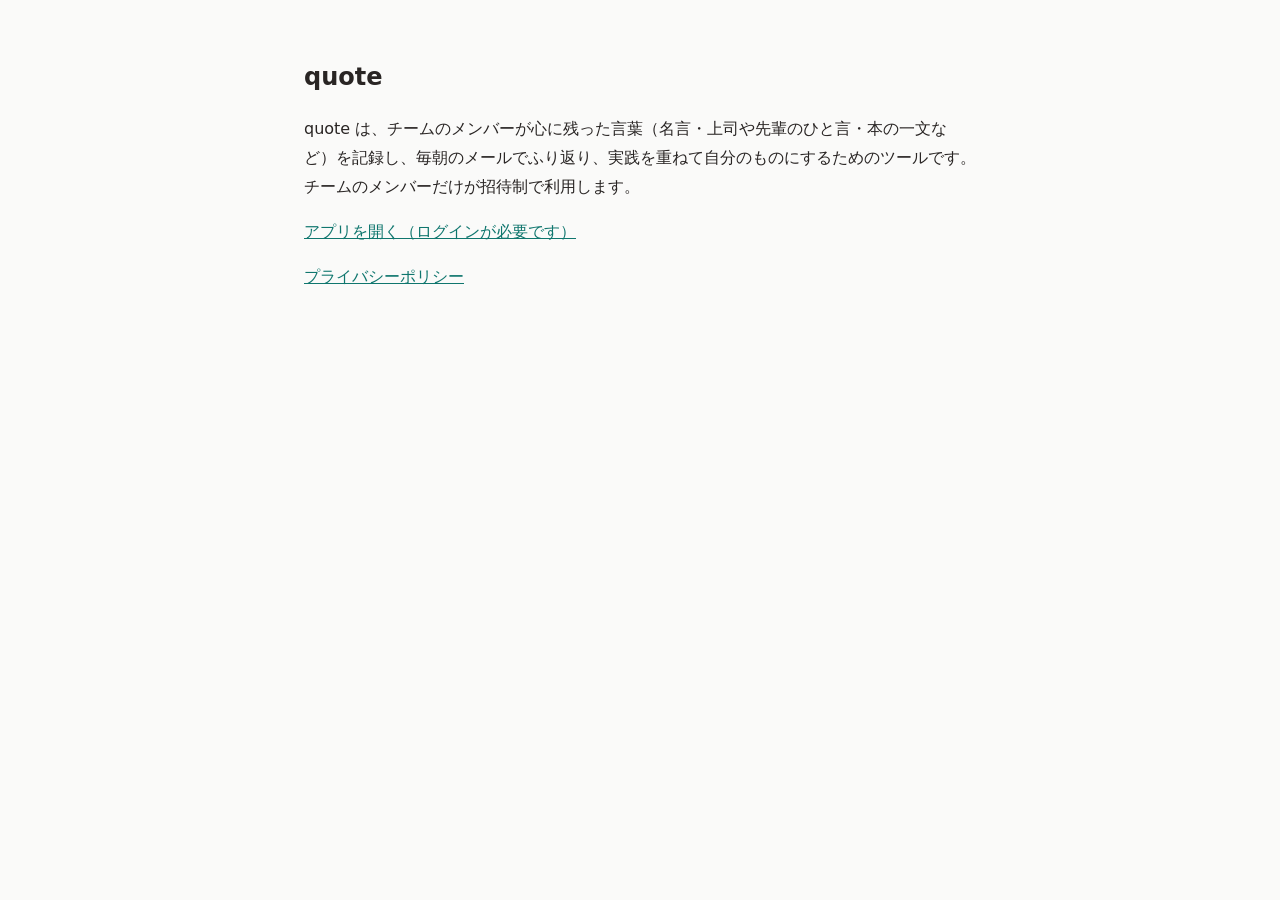
<file: index.html>
<!doctype html>
<html lang="ja">
<head>
<meta charset="utf-8">
<meta name="viewport" content="width=device-width, initial-scale=1">
<meta name="google-site-verification" content="35Ify8F4EIMw1EgS61h0o7hi7uMAhyJQJwfR5J1gLUc" />
<title>quote</title>
<link rel="stylesheet" href="style.css">
</head>
<body>
<main>
<h1>quote</h1>
<p>quote は、チームのメンバーが心に残った言葉（名言・上司や先輩のひと言・本の一文など）を記録し、毎朝のメールでふり返り、実践を重ねて自分のものにするためのツールです。チームのメンバーだけが招待制で利用します。</p>
<p><a href="https://quote-oyjf.onrender.com/">アプリを開く（ログインが必要です）</a></p>
<p><a href="privacy.html">プライバシーポリシー</a></p>
</main>
</body>
</html>
</file>
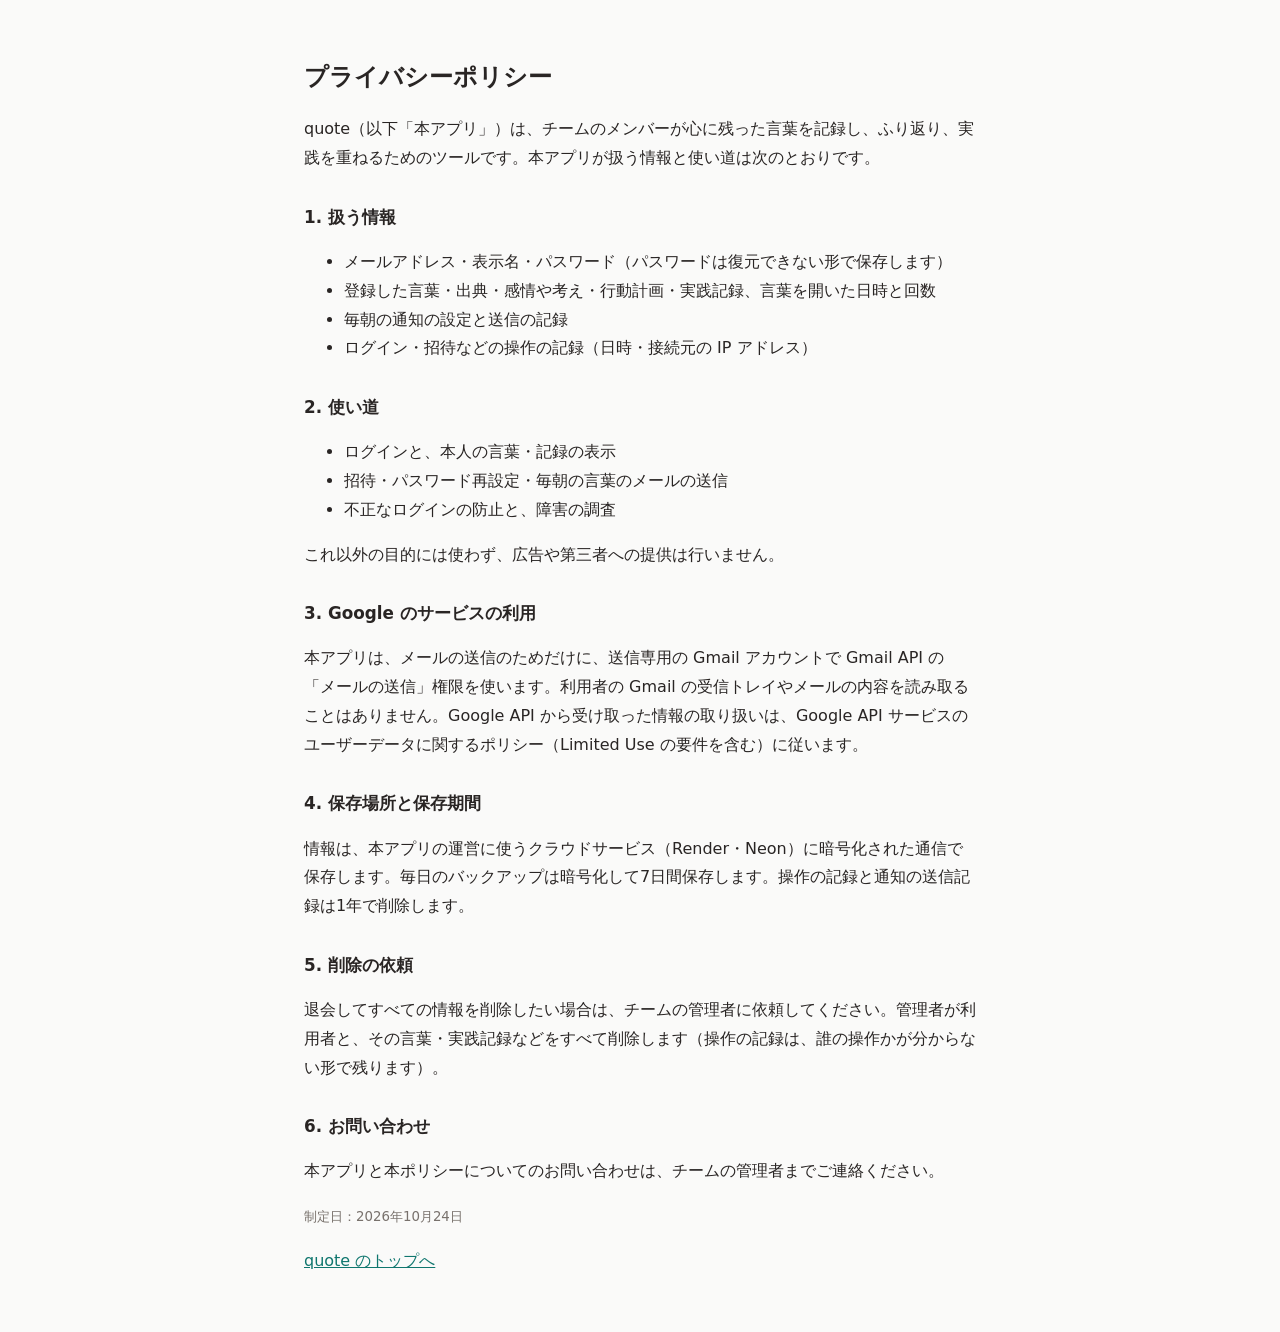
<file: privacy.html>
<!doctype html>
<html lang="ja">
<head>
<meta charset="utf-8">
<meta name="viewport" content="width=device-width, initial-scale=1">
<title>プライバシーポリシー | quote</title>
<link rel="stylesheet" href="style.css">
</head>
<body>
<main>
<h1>プライバシーポリシー</h1>
<p>quote（以下「本アプリ」）は、チームのメンバーが心に残った言葉を記録し、ふり返り、実践を重ねるためのツールです。本アプリが扱う情報と使い道は次のとおりです。</p>
<h2>1. 扱う情報</h2>
<ul>
<li>メールアドレス・表示名・パスワード（パスワードは復元できない形で保存します）</li>
<li>登録した言葉・出典・感情や考え・行動計画・実践記録、言葉を開いた日時と回数</li>
<li>毎朝の通知の設定と送信の記録</li>
<li>ログイン・招待などの操作の記録（日時・接続元の IP アドレス）</li>
</ul>
<h2>2. 使い道</h2>
<ul>
<li>ログインと、本人の言葉・記録の表示</li>
<li>招待・パスワード再設定・毎朝の言葉のメールの送信</li>
<li>不正なログインの防止と、障害の調査</li>
</ul>
<p>これ以外の目的には使わず、広告や第三者への提供は行いません。</p>
<h2>3. Google のサービスの利用</h2>
<p>本アプリは、メールの送信のためだけに、送信専用の Gmail アカウントで Gmail API の「メールの送信」権限を使います。利用者の Gmail の受信トレイやメールの内容を読み取ることはありません。Google API から受け取った情報の取り扱いは、Google API サービスのユーザーデータに関するポリシー（Limited Use の要件を含む）に従います。</p>
<h2>4. 保存場所と保存期間</h2>
<p>情報は、本アプリの運営に使うクラウドサービス（Render・Neon）に暗号化された通信で保存します。毎日のバックアップは暗号化して7日間保存します。操作の記録と通知の送信記録は1年で削除します。</p>
<h2>5. 削除の依頼</h2>
<p>退会してすべての情報を削除したい場合は、チームの管理者に依頼してください。管理者が利用者と、その言葉・実践記録などをすべて削除します（操作の記録は、誰の操作かが分からない形で残ります）。</p>
<h2>6. お問い合わせ</h2>
<p>本アプリと本ポリシーについてのお問い合わせは、チームの管理者までご連絡ください。</p>
<p><small>制定日：2026年10月24日</small></p>
<p><a href="./">quote のトップへ</a></p>
</main>
</body>
</html>
</file>
<file: style.css>
body{margin:0;font-family:system-ui,-apple-system,"Hiragino Sans","Noto Sans JP",sans-serif;line-height:1.8;color:#292524;background:#fafaf9}
main{max-width:42rem;margin:0 auto;padding:2.5rem 1rem}
h1{font-size:1.5rem}h2{font-size:1.05rem;margin-top:1.8rem}
a{color:#0f766e}small{color:#78716c}
</file>
